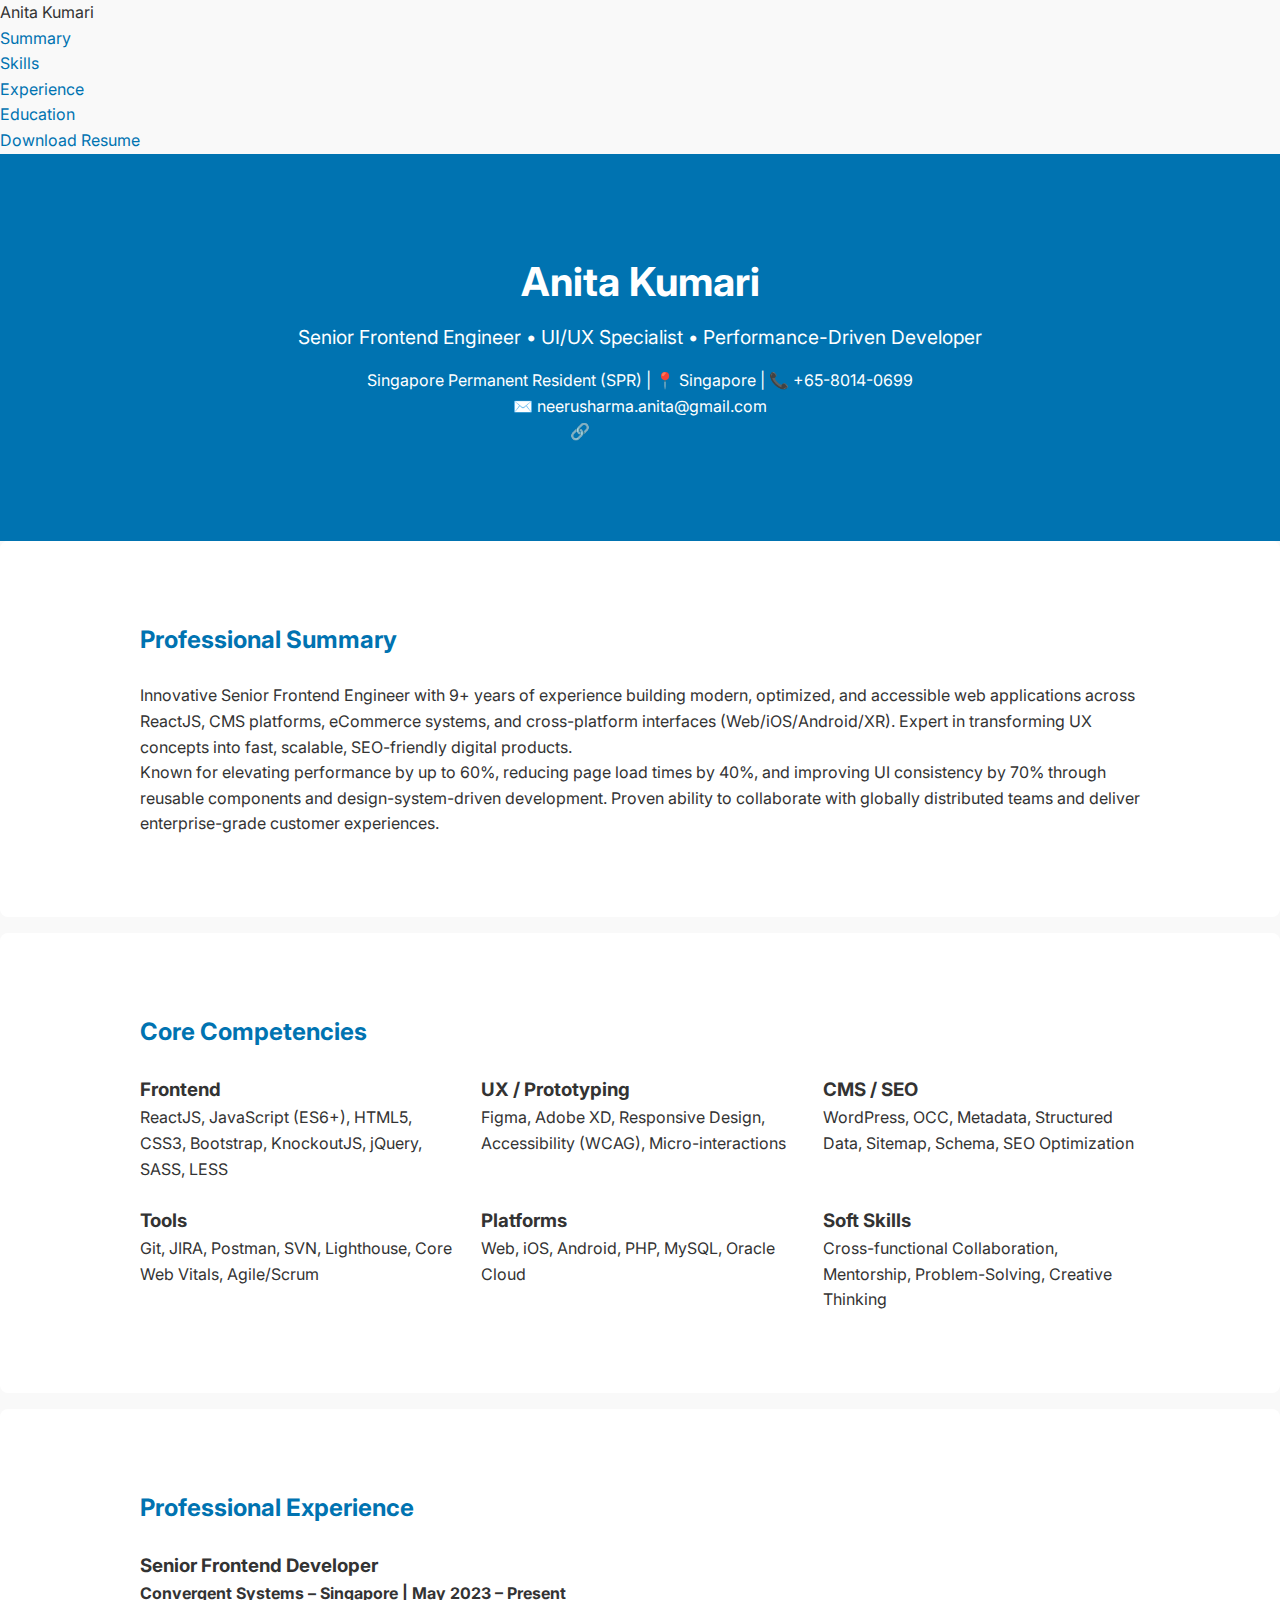
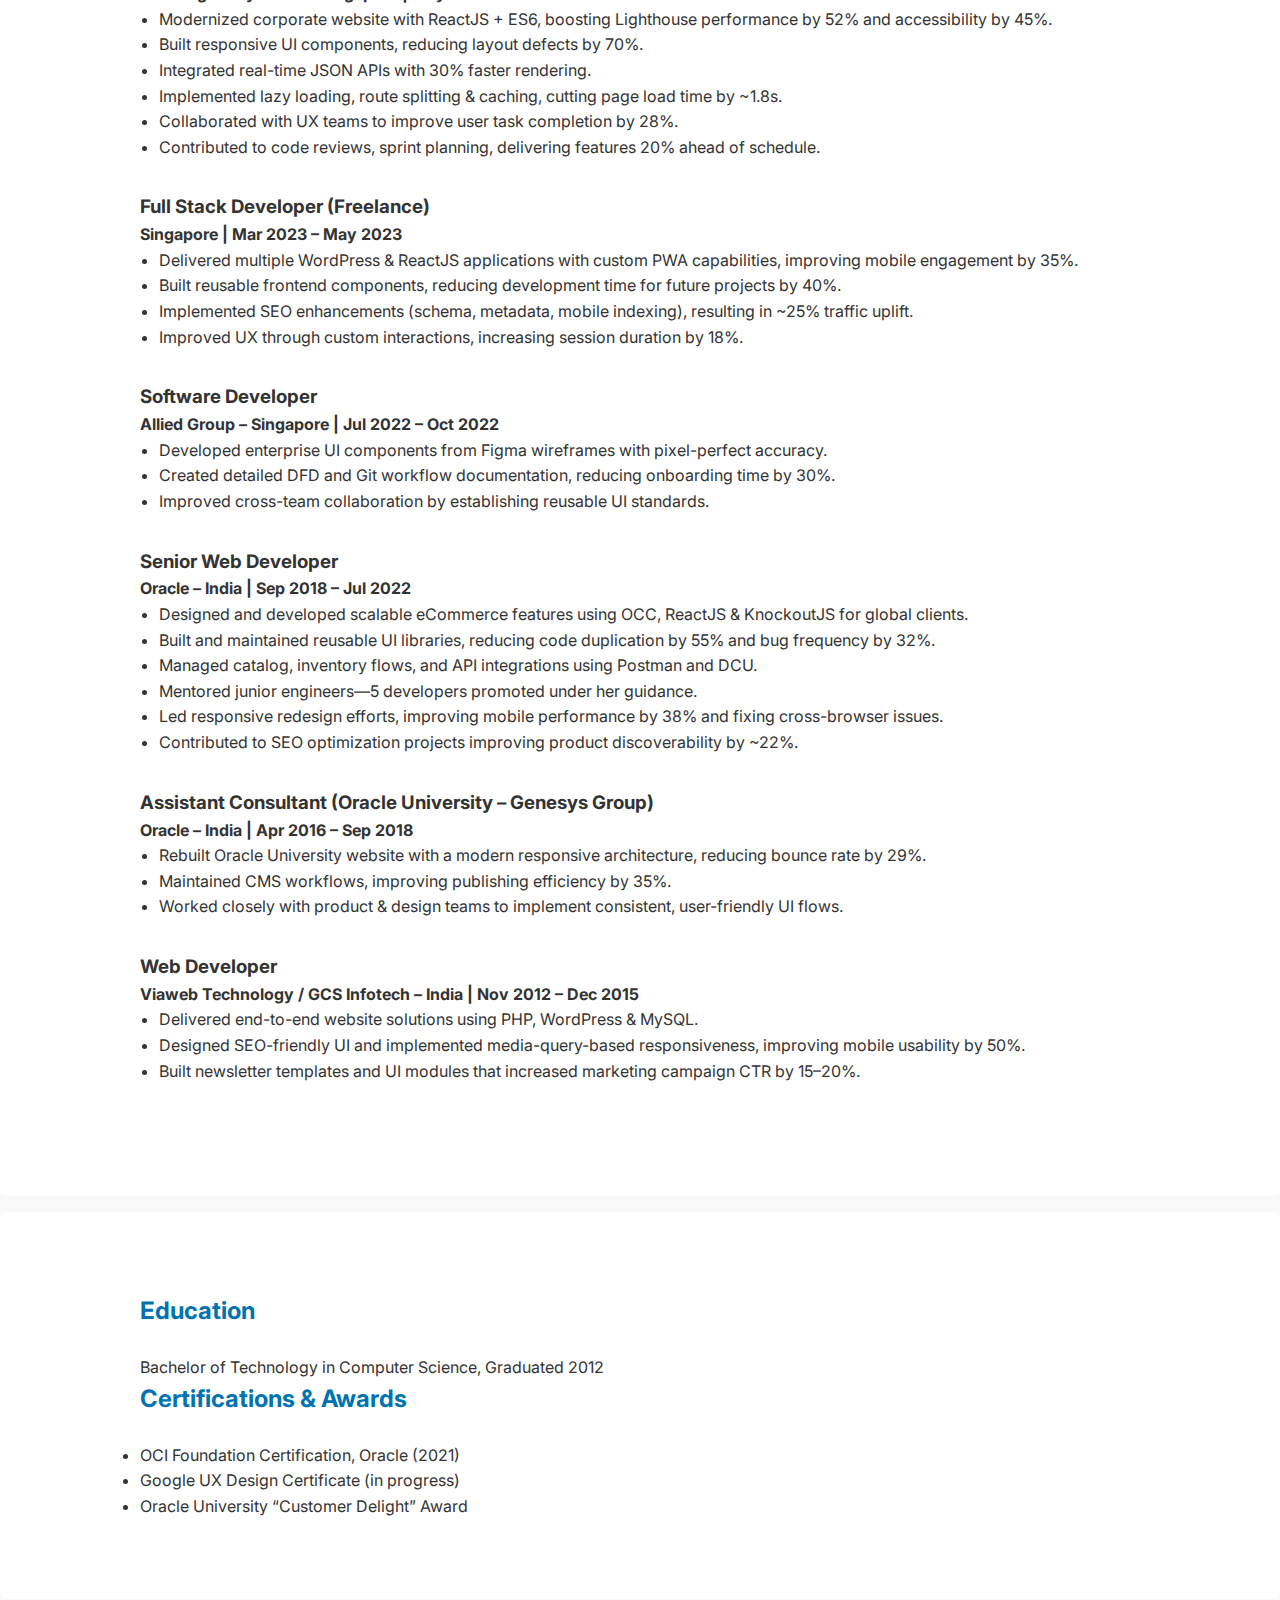
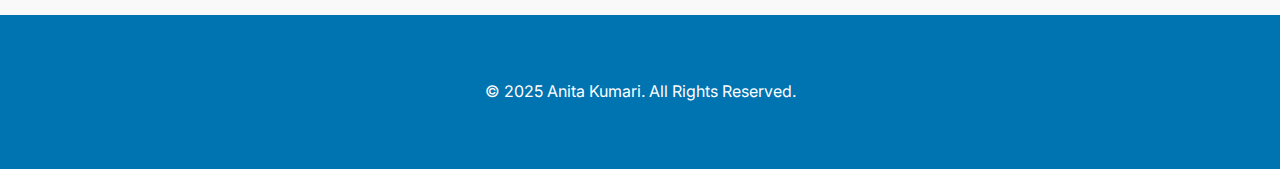
<file: index.html>
<!DOCTYPE html>
<html lang="en">
<head>
<meta charset="UTF-8">
<meta name="viewport" content="width=device-width, initial-scale=1.0">
<meta name="description" content="Portfolio of Anita Kumari - Senior Frontend Engineer & UI/UX Specialist">
<title>Anita Kumari - Portfolio</title>
<link rel="stylesheet" href="style.css">
<link rel="preconnect" href="https://fonts.googleapis.com">
<link rel="preconnect" href="https://fonts.gstatic.com">
<link href="https://fonts.googleapis.com/css2?family=Inter:wght@400;600;700&display=swap" rel="stylesheet">
</head>
<body>
<!-- Navigation -->
<nav>
  <div class="logo">Anita Kumari</div>
  <ul>
    <li><a href="#summary">Summary</a></li>
    <li><a href="#skills">Skills</a></li>
    <li><a href="#experience">Experience</a></li>
    <li><a href="#education">Education</a></li>
  </ul>
  <a href="Anita_Kumari_Resume.pdf" class="resume-btn" target="_blank">Download Resume</a>
</nav>

<!-- Header -->
<header class="hero">
  <div class="container">
    <h1>Anita Kumari</h1>
    <p class="title">Senior Frontend Engineer • UI/UX Specialist • Performance-Driven Developer</p>
    <p>Singapore Permanent Resident (SPR) | 📍 Singapore | 📞 +65-8014-0699</p>
    <p>✉️ neerusharma.anita@gmail.com</p>
    <p>🔗 <a href="https://linkedin.com/in/anita-kumari-36909463/" target="_blank">LinkedIn Profile</a></p>
  </div>
</header>

<!-- Summary -->
<section id="summary">
  <div class="container">
    <h2>Professional Summary</h2>
    <p>Innovative Senior Frontend Engineer with 9+ years of experience building modern, optimized, and accessible web applications across ReactJS, CMS platforms, eCommerce systems, and cross-platform interfaces (Web/iOS/Android/XR). Expert in transforming UX concepts into fast, scalable, SEO-friendly digital products.</p>
    <p>Known for elevating performance by up to 60%, reducing page load times by 40%, and improving UI consistency by 70% through reusable components and design-system-driven development. Proven ability to collaborate with globally distributed teams and deliver enterprise-grade customer experiences.</p>
  </div>
</section>

<!-- Core Competencies -->
<section id="skills">
  <div class="container">
    <h2>Core Competencies</h2>
    <div class="skills-grid">
      <div><h3>Frontend</h3><p>ReactJS, JavaScript (ES6+), HTML5, CSS3, Bootstrap, KnockoutJS, jQuery, SASS, LESS</p></div>
      <div><h3>UX / Prototyping</h3><p>Figma, Adobe XD, Responsive Design, Accessibility (WCAG), Micro-interactions</p></div>
      <div><h3>CMS / SEO</h3><p>WordPress, OCC, Metadata, Structured Data, Sitemap, Schema, SEO Optimization</p></div>
      <div><h3>Tools</h3><p>Git, JIRA, Postman, SVN, Lighthouse, Core Web Vitals, Agile/Scrum</p></div>
      <div><h3>Platforms</h3><p>Web, iOS, Android, PHP, MySQL, Oracle Cloud</p></div>
      <div><h3>Soft Skills</h3><p>Cross-functional Collaboration, Mentorship, Problem-Solving, Creative Thinking</p></div>
    </div>
  </div>
</section>

<!-- Professional Experience -->
<section id="experience">
  <div class="container">
    <h2>Professional Experience</h2>

    <div class="job">
      <h3>Senior Frontend Developer</h3>
      <p><strong>Convergent Systems – Singapore | May 2023 – Present</strong></p>
      <ul>
        <li>Modernized corporate website with ReactJS + ES6, boosting Lighthouse performance by 52% and accessibility by 45%.</li>
        <li>Built responsive UI components, reducing layout defects by 70%.</li>
        <li>Integrated real-time JSON APIs with 30% faster rendering.</li>
        <li>Implemented lazy loading, route splitting & caching, cutting page load time by ~1.8s.</li>
        <li>Collaborated with UX teams to improve user task completion by 28%.</li>
        <li>Contributed to code reviews, sprint planning, delivering features 20% ahead of schedule.</li>
      </ul>
    </div>

    <div class="job">
      <h3>Full Stack Developer (Freelance)</h3>
      <p><strong>Singapore | Mar 2023 – May 2023</strong></p>
      <ul>
        <li>Delivered multiple WordPress & ReactJS applications with custom PWA capabilities, improving mobile engagement by 35%.</li>
        <li>Built reusable frontend components, reducing development time for future projects by 40%.</li>
        <li>Implemented SEO enhancements (schema, metadata, mobile indexing), resulting in ~25% traffic uplift.</li>
        <li>Improved UX through custom interactions, increasing session duration by 18%.</li>
      </ul>
    </div>

    <div class="job">
      <h3>Software Developer</h3>
      <p><strong>Allied Group – Singapore | Jul 2022 – Oct 2022</strong></p>
      <ul>
        <li>Developed enterprise UI components from Figma wireframes with pixel-perfect accuracy.</li>
        <li>Created detailed DFD and Git workflow documentation, reducing onboarding time by 30%.</li>
        <li>Improved cross-team collaboration by establishing reusable UI standards.</li>
      </ul>
    </div>

    <div class="job">
      <h3>Senior Web Developer</h3>
      <p><strong>Oracle – India | Sep 2018 – Jul 2022</strong></p>
      <ul>
        <li>Designed and developed scalable eCommerce features using OCC, ReactJS & KnockoutJS for global clients.</li>
        <li>Built and maintained reusable UI libraries, reducing code duplication by 55% and bug frequency by 32%.</li>
        <li>Managed catalog, inventory flows, and API integrations using Postman and DCU.</li>
        <li>Mentored junior engineers—5 developers promoted under her guidance.</li>
        <li>Led responsive redesign efforts, improving mobile performance by 38% and fixing cross-browser issues.</li>
        <li>Contributed to SEO optimization projects improving product discoverability by ~22%.</li>
      </ul>
    </div>

    <div class="job">
      <h3>Assistant Consultant (Oracle University – Genesys Group)</h3>
      <p><strong>Oracle – India | Apr 2016 – Sep 2018</strong></p>
      <ul>
        <li>Rebuilt Oracle University website with a modern responsive architecture, reducing bounce rate by 29%.</li>
        <li>Maintained CMS workflows, improving publishing efficiency by 35%.</li>
        <li>Worked closely with product & design teams to implement consistent, user-friendly UI flows.</li>
      </ul>
    </div>

    <div class="job">
      <h3>Web Developer</h3>
      <p><strong>Viaweb Technology / GCS Infotech – India | Nov 2012 – Dec 2015</strong></p>
      <ul>
        <li>Delivered end-to-end website solutions using PHP, WordPress & MySQL.</li>
        <li>Designed SEO-friendly UI and implemented media-query-based responsiveness, improving mobile usability by 50%.</li>
        <li>Built newsletter templates and UI modules that increased marketing campaign CTR by 15–20%.</li>
      </ul>
    </div>

  </div>
</section>

<!-- Education & Certifications -->
<section id="education">
  <div class="container">
    <h2>Education</h2>
    <p>Bachelor of Technology in Computer Science, Graduated 2012</p>

    <h2>Certifications & Awards</h2>
    <ul>
      <li>OCI Foundation Certification, Oracle (2021)</li>
      <li>Google UX Design Certificate (in progress)</li>
      <li>Oracle University “Customer Delight” Award</li>
    </ul>
  </div>
</section>

<!-- Footer -->
<footer>
  <div class="container">
    <p>&copy; 2025 Anita Kumari. All Rights Reserved.</p>
  </div>
</footer>
</body>
</html>
</file>
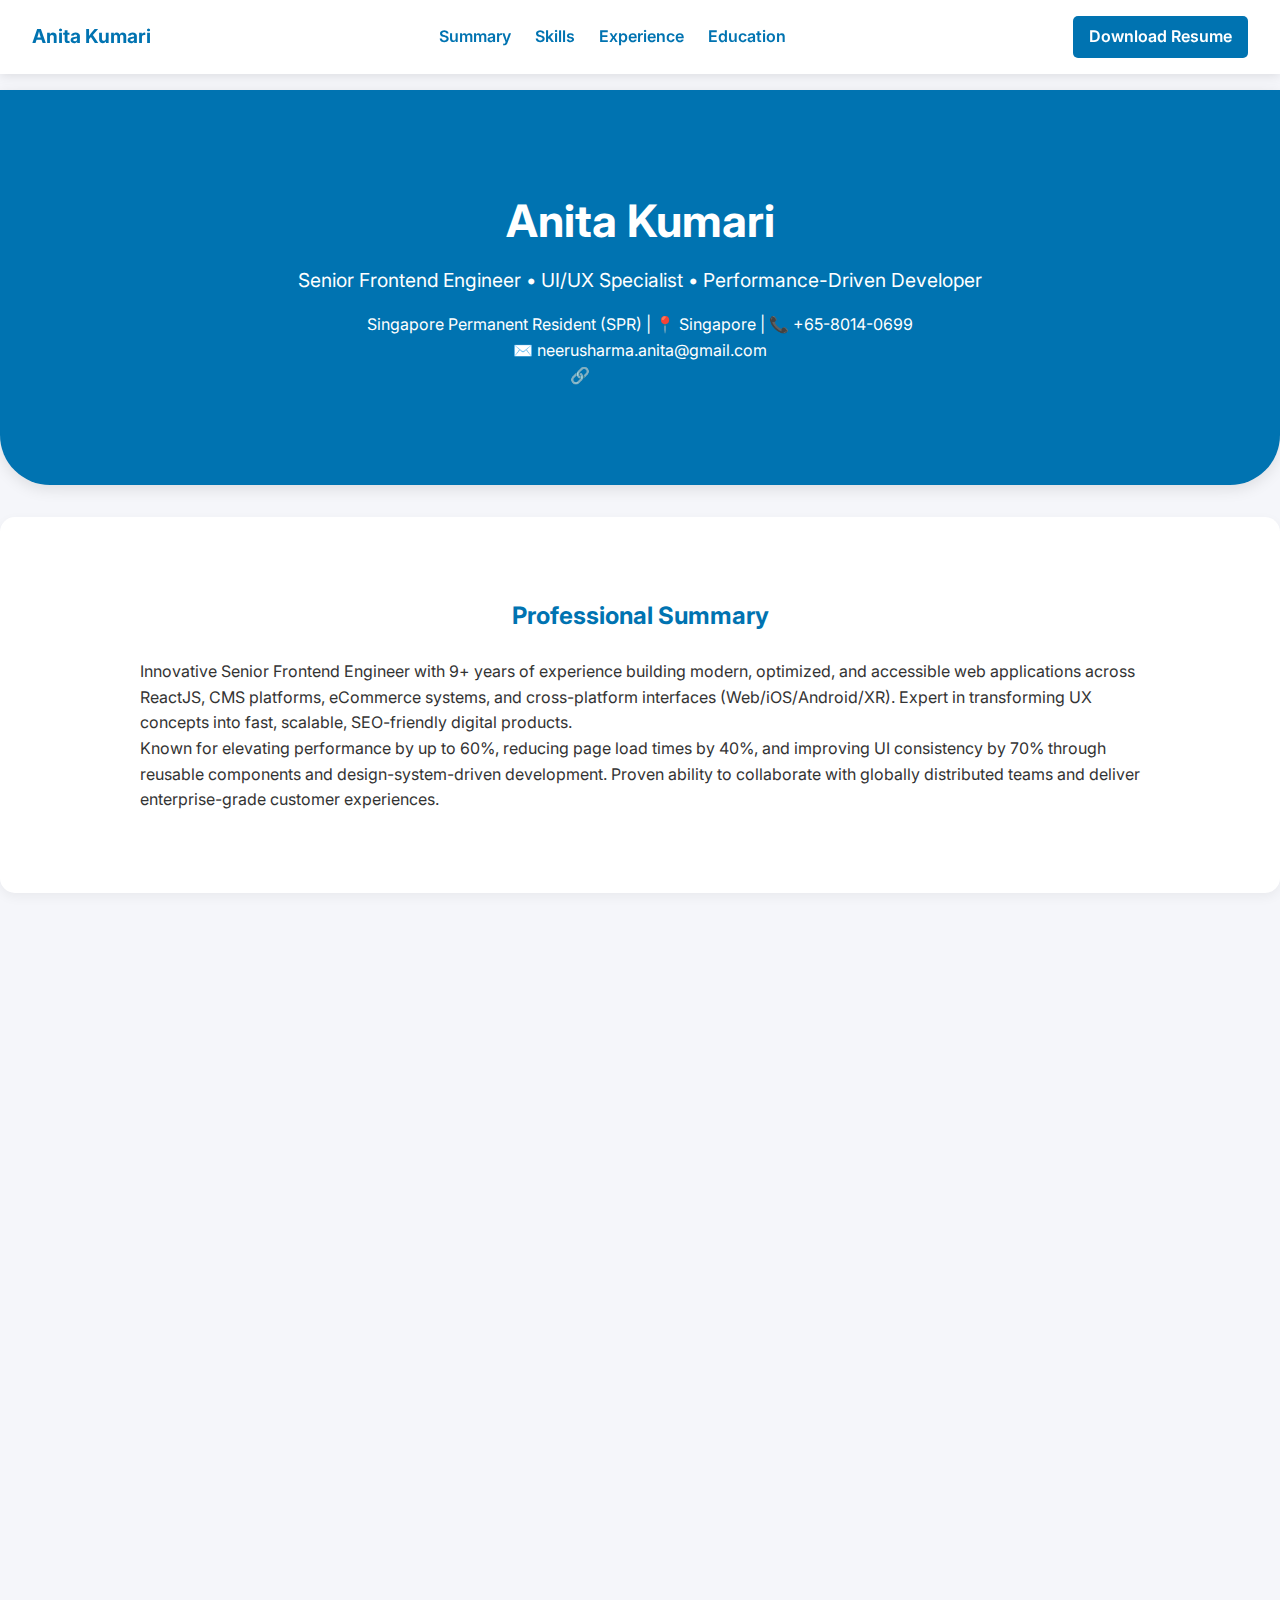
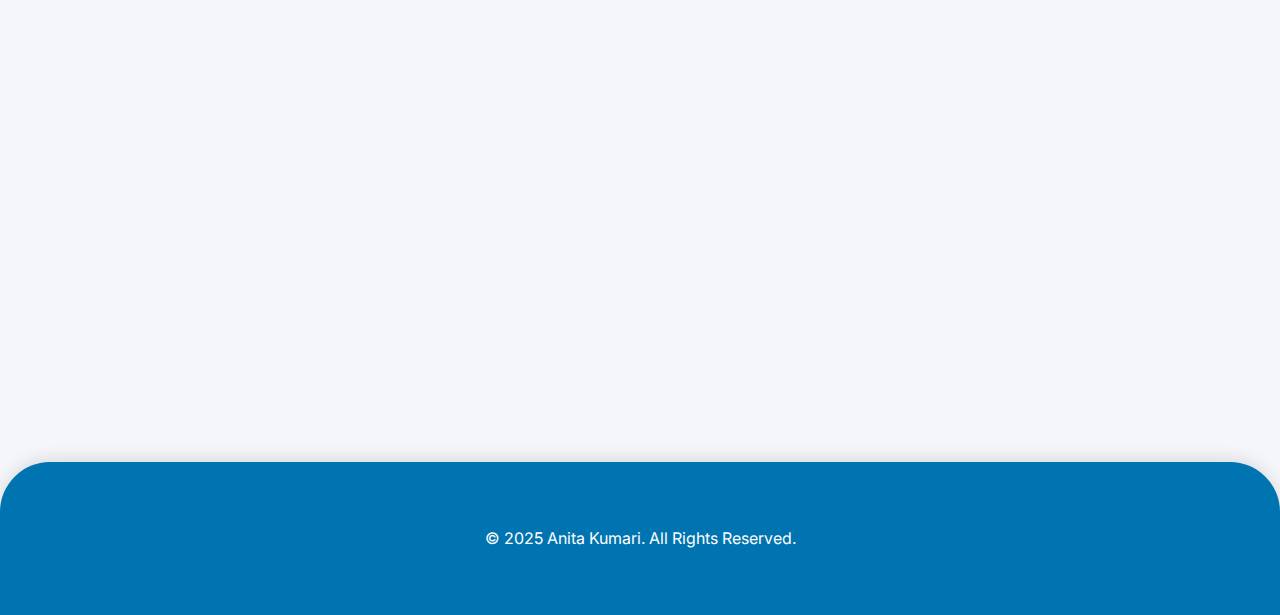
<file: portifolio.html>
<!DOCTYPE html>
<html lang="en">
<head>
<meta charset="UTF-8">
<meta name="viewport" content="width=device-width, initial-scale=1.0">
<meta name="description" content="Portfolio of Anita Kumari - Senior Frontend Engineer & UI/UX Specialist">
<title>Anita Kumari - Portfolio</title>
<link rel="preconnect" href="https://fonts.googleapis.com">
<link rel="preconnect" href="https://fonts.gstatic.com" crossorigin>
<link href="https://fonts.googleapis.com/css2?family=Inter:wght@400;600;700&display=swap" rel="stylesheet">
<style>
  /* Reset */
  * { margin:0; padding:0; box-sizing:border-box; font-family:'Inter',sans-serif; scroll-behavior: smooth; }
  body { background:#f5f6fa; color:#333; line-height:1.6; }

  a { color:#0073b1; text-decoration:none; }
  a:hover { text-decoration:underline; }

  .container { width:90%; max-width:1000px; margin:auto; padding:2rem 0; }

  /* Navigation Bar */
  nav { position:sticky; top:0; background:#fff; display:flex; justify-content:space-between; align-items:center; padding:1rem 2rem; box-shadow:0 2px 10px rgba(0,0,0,0.1); z-index:1000; }
  nav .logo { font-weight:700; color:#0073b1; font-size:1.2rem; }
  nav ul { display:flex; gap:1.5rem; list-style:none; }
  nav ul li a { font-weight:600; }
  nav .resume-btn { background:#0073b1; color:#fff; padding:0.5rem 1rem; border-radius:5px; font-weight:600; transition:background 0.3s; }
  nav .resume-btn:hover { background:#005a8c; }

  /* Header */
  header.hero { background:#0073b1; color:#fff; text-align:center; padding:4rem 2rem; border-bottom-left-radius:50px; border-bottom-right-radius:50px; box-shadow:0 4px 15px rgba(0,0,0,0.1); margin-top:1rem; }
  header.hero h1 { font-size:2.8rem; margin-bottom:0.5rem; }
  header.hero .title { font-size:1.2rem; margin-bottom:1rem; }

  /* Sections */
  section { padding:3rem 0; margin:2rem 0; background:#fff; border-radius:15px; box-shadow:0 4px 12px rgba(0,0,0,0.05); opacity:0; transform: translateY(20px); transition:opacity 0.8s ease, transform 0.8s ease; }
  section.visible { opacity:1; transform: translateY(0); }
  section h2 { color:#0073b1; margin-bottom:1.5rem; text-align:center; }

  /* Skills Grid */
  .skills-grid { display:grid; grid-template-columns:repeat(auto-fit,minmax(250px,1fr)); gap:1.5rem; }
  .skills-grid div { background:#f0f4f8; padding:1rem 1.5rem; border-radius:12px; box-shadow:0 2px 8px rgba(0,0,0,0.05); transition:transform 0.3s ease; }
  .skills-grid div:hover { transform:translateY(-5px); }

  /* Job cards */
  .job { background:#f9fafc; padding:1.5rem 2rem; margin-bottom:1.5rem; border-left:5px solid #0073b1; border-radius:10px; box-shadow:0 4px 12px rgba(0,0,0,0.05); transition:transform 0.3s ease; }
  .job:hover { transform:translateY(-5px); }
  .job h3 { color:#0073b1; margin-bottom:0.3rem; }
  .job p { font-weight:600; margin-bottom:0.5rem; }
  .job ul { margin-left:1.2rem; list-style:disc; }

  /* Footer */
  footer { text-align:center; padding:2rem 0; background:#0073b1; color:#fff; border-top-left-radius:50px; border-top-right-radius:50px; margin-top:2rem; box-shadow:0 -4px 15px rgba(0,0,0,0.1); }

  /* Responsive */
  @media(max-width:768px) {
    nav ul { flex-direction:column; gap:0.8rem; }
    header.hero h1 { font-size:2rem; }
    header.hero .title { font-size:1rem; }
  }
</style>
</head>
<body>

<!-- Navigation -->
<nav>
  <div class="logo">Anita Kumari</div>
  <ul>
    <li><a href="#summary">Summary</a></li>
    <li><a href="#skills">Skills</a></li>
    <li><a href="#experience">Experience</a></li>
    <li><a href="#education">Education</a></li>
  </ul>
  <a href="Anita_Kumari_Resume.pdf" class="resume-btn" target="_blank">Download Resume</a>
</nav>

<!-- Header -->
<header class="hero">
  <div class="container">
    <h1>Anita Kumari</h1>
    <p class="title">Senior Frontend Engineer • UI/UX Specialist • Performance-Driven Developer</p>
    <p>Singapore Permanent Resident (SPR) | 📍 Singapore | 📞 +65-8014-0699</p>
    <p>✉️ neerusharma.anita@gmail.com</p>
    <p>🔗 <a href="https://linkedin.com/in/anita-kumari-36909463/" target="_blank">LinkedIn Profile</a></p>
  </div>
</header>

<!-- Summary -->
<section id="summary">
  <div class="container">
    <h2>Professional Summary</h2>
    <p>Innovative Senior Frontend Engineer with 9+ years of experience building modern, optimized, and accessible web applications across ReactJS, CMS platforms, eCommerce systems, and cross-platform interfaces (Web/iOS/Android/XR). Expert in transforming UX concepts into fast, scalable, SEO-friendly digital products.</p>
    <p>Known for elevating performance by up to 60%, reducing page load times by 40%, and improving UI consistency by 70% through reusable components and design-system-driven development. Proven ability to collaborate with globally distributed teams and deliver enterprise-grade customer experiences.</p>
  </div>
</section>

<!-- Core Competencies -->
<section id="skills">
  <div class="container">
    <h2>Core Competencies</h2>
    <div class="skills-grid">
      <div><h3>Frontend</h3><p>ReactJS, JavaScript (ES6+), HTML5, CSS3, Bootstrap, KnockoutJS, jQuery, SASS, LESS</p></div>
      <div><h3>UX / Prototyping</h3><p>Figma, Adobe XD, Responsive Design, Accessibility (WCAG), Micro-interactions</p></div>
      <div><h3>CMS / SEO</h3><p>WordPress, OCC, Metadata, Structured Data, Sitemap, Schema, SEO Optimization</p></div>
      <div><h3>Tools</h3><p>Git, JIRA, Postman, SVN, Lighthouse, Core Web Vitals, Agile/Scrum</p></div>
      <div><h3>Platforms</h3><p>Web, iOS, Android, PHP, MySQL, Oracle Cloud</p></div>
      <div><h3>Soft Skills</h3><p>Cross-functional Collaboration, Mentorship, Problem-Solving, Creative Thinking</p></div>
    </div>
  </div>
</section>

<!-- Professional Experience -->
<section id="experience">
  <div class="container">
    <h2>Professional Experience</h2>

    <div class="job">
      <h3>Senior Frontend Developer</h3>
      <p><strong>Convergent Systems – Singapore | May 2023 – Present</strong></p>
      <ul>
        <li>Modernized corporate website with ReactJS + ES6, boosting Lighthouse performance by 52% and accessibility by 45%.</li>
        <li>Built responsive UI components, reducing layout defects by 70%.</li>
        <li>Integrated real-time JSON APIs with 30% faster rendering.</li>
        <li>Implemented lazy loading, route splitting & caching, cutting page load time by ~1.8s.</li>
        <li>Collaborated with UX teams to improve user task completion by 28%.</li>
        <li>Contributed to code reviews, sprint planning, delivering features 20% ahead of schedule.</li>
      </ul>
    </div>

    <div class="job">
      <h3>Full Stack Developer (Freelance)</h3>
      <p><strong>Singapore | Mar 2023 – May 2023</strong></p>
      <ul>
        <li>Delivered multiple WordPress & ReactJS applications with custom PWA capabilities, improving mobile engagement by 35%.</li>
        <li>Built reusable frontend components, reducing development time for future projects by 40%.</li>
        <li>Implemented SEO enhancements (schema, metadata, mobile indexing), resulting in ~25% traffic uplift.</li>
        <li>Improved UX through custom interactions, increasing session duration by 18%.</li>
      </ul>
    </div>

    <div class="job">
      <h3>Software Developer</h3>
      <p><strong>Allied Group – Singapore | Jul 2022 – Oct 2022</strong></p>
      <ul>
        <li>Developed enterprise UI components from Figma wireframes with pixel-perfect accuracy.</li>
        <li>Created detailed DFD and Git workflow documentation, reducing onboarding time by 30%.</li>
        <li>Improved cross-team collaboration by establishing reusable UI standards.</li>
      </ul>
    </div>

    <div class="job">
      <h3>Senior Web Developer</h3>
      <p><strong>Oracle – India | Sep 2018 – Jul 2022</strong></p>
      <ul>
        <li>Designed and developed scalable eCommerce features using OCC, ReactJS & KnockoutJS for global clients.</li>
        <li>Built and maintained reusable UI libraries, reducing code duplication by 55% and bug frequency by 32%.</li>
        <li>Managed catalog, inventory flows, and API integrations using Postman and DCU.</li>
        <li>Mentored junior engineers—5 developers promoted under her guidance.</li>
        <li>Led responsive redesign efforts, improving mobile performance by 38% and fixing cross-browser issues.</li>
        <li>Contributed to SEO optimization projects improving product discoverability by ~22%.</li>
      </ul>
    </div>

    <div class="job">
      <h3>Assistant Consultant (Oracle University – Genesys Group)</h3>
      <p><strong>Oracle – India | Apr 2016 – Sep 2018</strong></p>
      <ul>
        <li>Rebuilt Oracle University website with a modern responsive architecture, reducing bounce rate by 29%.</li>
        <li>Maintained CMS workflows, improving publishing efficiency by 35%.</li>
        <li>Worked closely with product & design teams to implement consistent, user-friendly UI flows.</li>
      </ul>
    </div>

    <div class="job">
      <h3>Web Developer</h3>
      <p><strong>Viaweb Technology / GCS Infotech – India | Nov 2012 – Dec 2015</strong></p>
      <ul>
        <li>Delivered end-to-end website solutions using PHP, WordPress & MySQL.</li>
        <li>Designed SEO-friendly UI and implemented media-query-based responsiveness, improving mobile usability by 50%.</li>
        <li>Built newsletter templates and UI modules that increased marketing campaign CTR by 15–20%.</li>
      </ul>
    </div>

  </div>
</section>

<!-- Education & Certifications -->
<section id="education">
  <div class="container">
    <h2>Education</h2>
    <p>Bachelor of Technology in Computer Science, Graduated 2012</p>

    <h2>Certifications & Awards</h2>
    <ul>
      <li>OCI Foundation Certification, Oracle (2021)</li>
      <li>Google UX Design Certificate (in progress)</li>
      <li>Oracle University “Customer Delight” Award</li>
    </ul>
  </div>
</section>

<!-- Footer -->
<footer>
  <div class="container">
    <p>&copy; 2025 Anita Kumari. All Rights Reserved.</p>
  </div>
</footer>

<script>
  // Scroll animation for sections
  const sections = document.querySelectorAll('section');
  const observer = new IntersectionObserver(entries => {
    entries.forEach(entry => {
      if(entry.isIntersecting) entry.target.classList.add('visible');
    });
  }, { threshold:0.1 });
  sections.forEach(section => observer.observe(section));
</script>

</body>
</html>
</file>
<file: style.css>
/* Basic Reset */
* {
  margin: 0;
  padding: 0;
  box-sizing: border-box;
  font-family: 'Inter', sans-serif;
}

body {
  line-height: 1.6;
  color: #333;
  background: #f9f9f9;
}

a {
  color: #0073b1;
  text-decoration: none;
}

a:hover {
  text-decoration: underline;
}

.container {
  width: 90%;
  max-width: 1000px;
  margin: auto;
  padding: 2rem 0;
}

/* Header / Hero */
.hero {
  background: #0073b1;
  color: #fff;
  padding: 4rem 0;
  text-align: center;
}

.hero h1 {
  font-size: 2.5rem;
  margin-bottom: 0.5rem;
}

.hero .title {
  font-size: 1.2rem;
  margin-bottom: 1rem;
}

/* Sections */
section {
  padding: 3rem 0;
  background: #fff;
  margin-bottom: 1rem;
  border-radius: 8px;
}

section h2 {
  margin-bottom: 1.5rem;
  color: #0073b1;
}

/* Skills Grid */
.skills-grid {
  display: grid;
  grid-template-columns: repeat(auto-fit, minmax(250px, 1fr));
  gap: 1.5rem;
}

/* Jobs */
.job {
  margin-bottom: 2rem;
}

.job h3 {
  color: #333;
}

.job ul {
  margin-left: 1.2rem;
  list-style-type: disc;
}

/* Footer */
footer {
  text-align: center;
  padding: 2rem 0;
  background: #0073b1;
  color: #fff;
}
</file>
